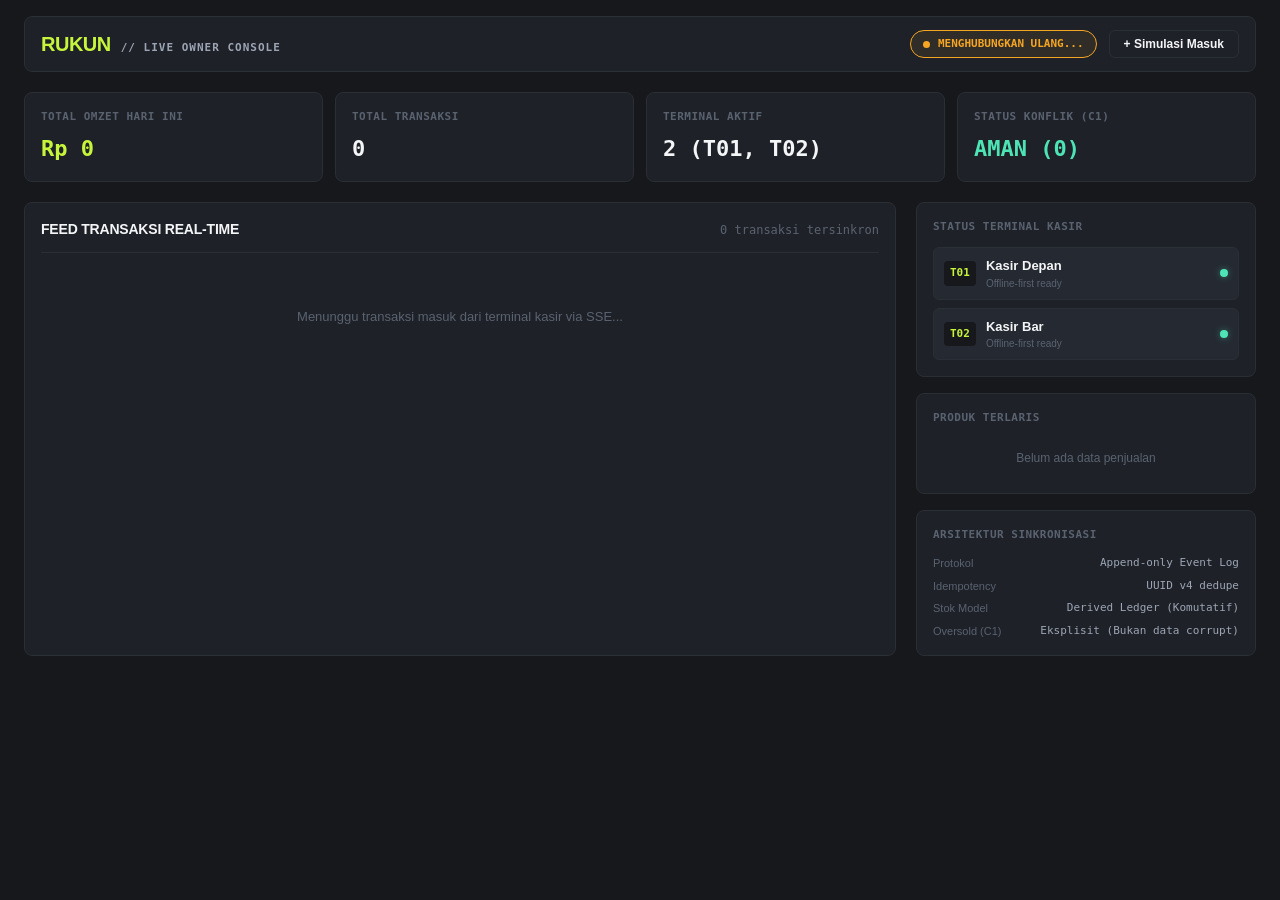
<file: dashboard/index.html>
<!DOCTYPE html>
<html lang="id">
<head>
  <meta charset="UTF-8">
  <meta name="viewport" content="width=device-width, initial-scale=1.0">
  <title>Rukun POS — Live Owner Console</title>
  <link rel="stylesheet" href="styles.css">
</head>
<body>
  <div class="app-layout">
    <!-- Top Bar -->
    <header class="top-bar">
      <div class="brand">
        <span class="brand-title">RUKUN</span>
        <span class="brand-sub">// LIVE OWNER CONSOLE</span>
      </div>
      <div class="header-right">
        <div id="connection-status" class="status-badge connecting">
          <span class="status-dot"></span>
          <span id="status-label">Menghubungkan SSE...</span>
        </div>
        <button id="btn-sim-sale" class="btn btn-outline">+ Simulasi Masuk</button>
      </div>
    </header>

    <!-- Top KPI Cards -->
    <section class="kpi-grid">
      <div class="kpi-card">
        <div class="kpi-label">TOTAL OMZET HARI INI</div>
        <div class="kpi-value lime" id="total-revenue">Rp 0</div>
      </div>
      <div class="kpi-card">
        <div class="kpi-label">TOTAL TRANSAKSI</div>
        <div class="kpi-value" id="total-sales-count">0</div>
      </div>
      <div class="kpi-card">
        <div class="kpi-label">TERMINAL AKTIF</div>
        <div class="kpi-value" id="active-terminals">2 (T01, T02)</div>
      </div>
      <div class="kpi-card" id="card-oversold">
        <div class="kpi-label">STATUS KONFLIK (C1)</div>
        <div class="kpi-value mint" id="oversold-status">AMAN (0)</div>
      </div>
    </section>

    <!-- Main Live Console Split -->
    <main class="console-body">
      <!-- Left: Realtime Transaction Feed -->
      <section class="feed-section">
        <div class="section-header">
          <h2>FEED TRANSAKSI REAL-TIME</h2>
          <span class="section-sub" id="feed-counter">0 transaksi tersinkron</span>
        </div>
        <div id="transaction-feed" class="transaction-feed">
          <div class="empty-feed" id="empty-feed-placeholder">
            Menunggu transaksi masuk dari terminal kasir via SSE...
          </div>
        </div>
      </section>

      <!-- Right: Operational Insights & Terminals -->
      <aside class="sidebar-section">
        <!-- Terminal Status -->
        <div class="panel-card">
          <div class="panel-title">STATUS TERMINAL KASIR</div>
          <div class="terminal-list">
            <div class="terminal-item">
              <div class="term-info">
                <span class="term-badge">T01</span>
                <div>
                  <div class="term-name">Kasir Depan</div>
                  <div class="term-meta" id="t01-meta">Offline-first ready</div>
                </div>
              </div>
              <span class="term-status-dot mint"></span>
            </div>
            <div class="terminal-item">
              <div class="term-info">
                <span class="term-badge">T02</span>
                <div>
                  <div class="term-name">Kasir Bar</div>
                  <div class="term-meta" id="t02-meta">Offline-first ready</div>
                </div>
              </div>
              <span class="term-status-dot mint"></span>
            </div>
          </div>
        </div>

        <!-- Top Selling Products -->
        <div class="panel-card">
          <div class="panel-title">PRODUK TERLARIS</div>
          <div id="top-products-list" class="top-products-list">
            <div class="empty-sub">Belum ada data penjualan</div>
          </div>
        </div>

        <!-- Sync Engine Specs -->
        <div class="panel-card">
          <div class="panel-title">ARSITEKTUR SINKRONISASI</div>
          <div class="specs-list">
            <div class="spec-row">
              <span class="spec-label">Protokol</span>
              <span class="spec-val">Append-only Event Log</span>
            </div>
            <div class="spec-row">
              <span class="spec-label">Idempotency</span>
              <span class="spec-val">UUID v4 dedupe</span>
            </div>
            <div class="spec-row">
              <span class="spec-label">Stok Model</span>
              <span class="spec-val">Derived Ledger (Komutatif)</span>
            </div>
            <div class="spec-row">
              <span class="spec-label">Oversold (C1)</span>
              <span class="spec-val">Eksplisit (Bukan data corrupt)</span>
            </div>
          </div>
        </div>
      </aside>
    </main>
  </div>

  <script src="app.js"></script>
</body>
</html>
</file>
<file: dashboard/styles.css>
/* Rukun Dashboard — Anti-UI-Slop Theme */
:root {
  --bg-primary: #16181C;
  --surface-primary: #1E2228;
  --surface-elevated: #252A32;
  --border-hairline: #2A2E35;
  --accent-primary: #C7F53B;
  --accent-mint: #4EE5B6;
  --accent-amber: #F5A623;
  --accent-danger: #FF4D4D;
  --text-primary: #F4F5F6;
  --text-secondary: #9DA5B4;
  --text-muted: #5A6270;
  --font-mono: 'JetBrains Mono', 'Fira Code', ui-monospace, SFMono-Regular, Menlo, Monaco, Consolas, monospace;
  --font-sans: -apple-system, BlinkMacSystemFont, 'Segoe UI', Roboto, Helvetica, Arial, sans-serif;
}

* {
  box-sizing: border-box;
  margin: 0;
  padding: 0;
}

body {
  background-color: var(--bg-primary);
  color: var(--text-primary);
  font-family: var(--font-sans);
  font-size: 14px;
  line-height: 1.5;
  -webkit-font-smoothing: antialiased;
}

.app-layout {
  max-width: 1400px;
  margin: 0 auto;
  padding: 16px 24px 40px;
  display: flex;
  flex-direction: column;
  gap: 20px;
}

/* Header */
.top-bar {
  display: flex;
  justify-content: space-between;
  align-items: center;
  padding: 12px 16px;
  background-color: var(--surface-primary);
  border: 1px solid var(--border-hairline);
  border-radius: 8px;
}

.brand {
  display: flex;
  align-items: baseline;
  gap: 10px;
}

.brand-title {
  font-size: 20px;
  font-weight: 800;
  letter-spacing: -0.5px;
  color: var(--accent-primary);
}

.brand-sub {
  font-size: 11px;
  font-weight: 700;
  color: var(--text-secondary);
  font-family: var(--font-mono);
  letter-spacing: 1px;
}

.header-right {
  display: flex;
  align-items: center;
  gap: 12px;
}

.status-badge {
  display: inline-flex;
  align-items: center;
  gap: 8px;
  padding: 5px 12px;
  border-radius: 16px;
  font-size: 11px;
  font-weight: 600;
  font-family: var(--font-mono);
  border: 1px solid var(--border-hairline);
}

.status-badge.live {
  border-color: var(--accent-mint);
  color: var(--accent-mint);
  background-color: rgba(78, 229, 182, 0.08);
}

.status-badge.connecting {
  border-color: var(--accent-amber);
  color: var(--accent-amber);
  background-color: rgba(245, 166, 35, 0.08);
}

.status-dot {
  width: 7px;
  height: 7px;
  border-radius: 50%;
  background-color: currentColor;
}

.btn {
  font-size: 12px;
  font-weight: 600;
  padding: 6px 14px;
  border-radius: 6px;
  cursor: pointer;
  transition: all 0.15s ease;
}

.btn-outline {
  background: transparent;
  color: var(--text-primary);
  border: 1px solid var(--border-hairline);
}

.btn-outline:hover {
  border-color: var(--accent-primary);
  color: var(--accent-primary);
}

/* KPI Cards */
.kpi-grid {
  display: grid;
  grid-template-columns: repeat(4, 1fr);
  gap: 12px;
}

.kpi-card {
  background-color: var(--surface-primary);
  border: 1px solid var(--border-hairline);
  border-radius: 8px;
  padding: 16px;
}

.kpi-label {
  font-size: 11px;
  font-weight: 600;
  color: var(--text-muted);
  font-family: var(--font-mono);
  letter-spacing: 0.5px;
  margin-bottom: 6px;
}

.kpi-value {
  font-size: 22px;
  font-weight: 700;
  font-family: var(--font-mono);
}

.kpi-value.lime {
  color: var(--accent-primary);
}

.kpi-value.mint {
  color: var(--accent-mint);
}

.kpi-value.danger {
  color: var(--accent-danger);
}

/* Main Body */
.console-body {
  display: grid;
  grid-template-columns: 1fr 340px;
  gap: 20px;
}

.feed-section {
  background-color: var(--surface-primary);
  border: 1px solid var(--border-hairline);
  border-radius: 8px;
  padding: 16px;
  display: flex;
  flex-direction: column;
}

.section-header {
  display: flex;
  justify-content: space-between;
  align-items: baseline;
  padding-bottom: 12px;
  border-bottom: 1px solid var(--border-hairline);
  margin-bottom: 14px;
}

.section-header h2 {
  font-size: 14px;
  font-weight: 700;
  letter-spacing: -0.2px;
}

.section-sub {
  font-size: 12px;
  color: var(--text-muted);
  font-family: var(--font-mono);
}

.transaction-feed {
  display: flex;
  flex-direction: column;
  gap: 10px;
  max-height: 620px;
  overflow-y: auto;
}

.empty-feed {
  padding: 40px;
  text-align: center;
  color: var(--text-muted);
  font-size: 13px;
}

/* Transaction Card */
.tx-card {
  background-color: var(--surface-elevated);
  border: 1px solid var(--border-hairline);
  border-radius: 6px;
  padding: 12px 14px;
  display: flex;
  justify-content: space-between;
  align-items: center;
  animation: fadeIn 0.3s ease-out;
}

@keyframes fadeIn {
  from { opacity: 0; transform: translateY(-4px); }
  to { opacity: 1; transform: translateY(0); }
}

.tx-left {
  display: flex;
  flex-direction: column;
  gap: 4px;
}

.tx-meta {
  display: flex;
  align-items: center;
  gap: 8px;
  font-size: 11px;
}

.tx-term {
  background-color: var(--bg-primary);
  color: var(--accent-primary);
  font-family: var(--font-mono);
  font-weight: 700;
  padding: 2px 6px;
  border-radius: 4px;
  border: 1px solid var(--border-hairline);
}

.tx-invoice {
  font-family: var(--font-mono);
  font-weight: 600;
  color: var(--text-primary);
}

.tx-time {
  color: var(--text-muted);
  font-family: var(--font-mono);
}

.tx-items {
  font-size: 12px;
  color: var(--text-secondary);
}

.tx-right {
  display: flex;
  flex-direction: column;
  align-items: flex-end;
  gap: 2px;
}

.tx-amount {
  font-size: 15px;
  font-weight: 700;
  color: var(--accent-primary);
  font-family: var(--font-mono);
}

.tx-method {
  font-size: 10px;
  font-weight: 600;
  color: var(--text-muted);
  text-transform: uppercase;
}

/* Sidebar */
.sidebar-section {
  display: flex;
  flex-direction: column;
  gap: 16px;
}

.panel-card {
  background-color: var(--surface-primary);
  border: 1px solid var(--border-hairline);
  border-radius: 8px;
  padding: 16px;
}

.panel-title {
  font-size: 11px;
  font-weight: 700;
  color: var(--text-muted);
  letter-spacing: 0.5px;
  margin-bottom: 12px;
  font-family: var(--font-mono);
}

.terminal-list {
  display: flex;
  flex-direction: column;
  gap: 8px;
}

.terminal-item {
  display: flex;
  justify-content: space-between;
  align-items: center;
  padding: 8px 10px;
  background-color: var(--surface-elevated);
  border: 1px solid var(--border-hairline);
  border-radius: 6px;
}

.term-info {
  display: flex;
  align-items: center;
  gap: 10px;
}

.term-badge {
  background-color: var(--bg-primary);
  color: var(--accent-primary);
  font-family: var(--font-mono);
  font-weight: 700;
  font-size: 11px;
  padding: 4px 6px;
  border-radius: 4px;
}

.term-name {
  font-size: 13px;
  font-weight: 600;
}

.term-meta {
  font-size: 10px;
  color: var(--text-muted);
}

.term-status-dot {
  width: 8px;
  height: 8px;
  border-radius: 50%;
}

.term-status-dot.mint {
  background-color: var(--accent-mint);
  box-shadow: 0 0 6px rgba(78, 229, 182, 0.4);
}

.top-products-list {
  display: flex;
  flex-direction: column;
  gap: 6px;
}

.top-prod-row {
  display: flex;
  justify-content: space-between;
  font-size: 12px;
  padding: 4px 0;
  border-bottom: 1px solid rgba(42, 46, 53, 0.5);
}

.top-prod-name {
  color: var(--text-primary);
  font-weight: 500;
}

.top-prod-qty {
  font-family: var(--font-mono);
  color: var(--accent-primary);
}

.empty-sub {
  font-size: 12px;
  color: var(--text-muted);
  text-align: center;
  padding: 10px;
}

.specs-list {
  display: flex;
  flex-direction: column;
  gap: 6px;
}

.spec-row {
  display: flex;
  justify-content: space-between;
  font-size: 11px;
}

.spec-label {
  color: var(--text-muted);
}

.spec-val {
  font-family: var(--font-mono);
  color: var(--text-secondary);
}
</file>
